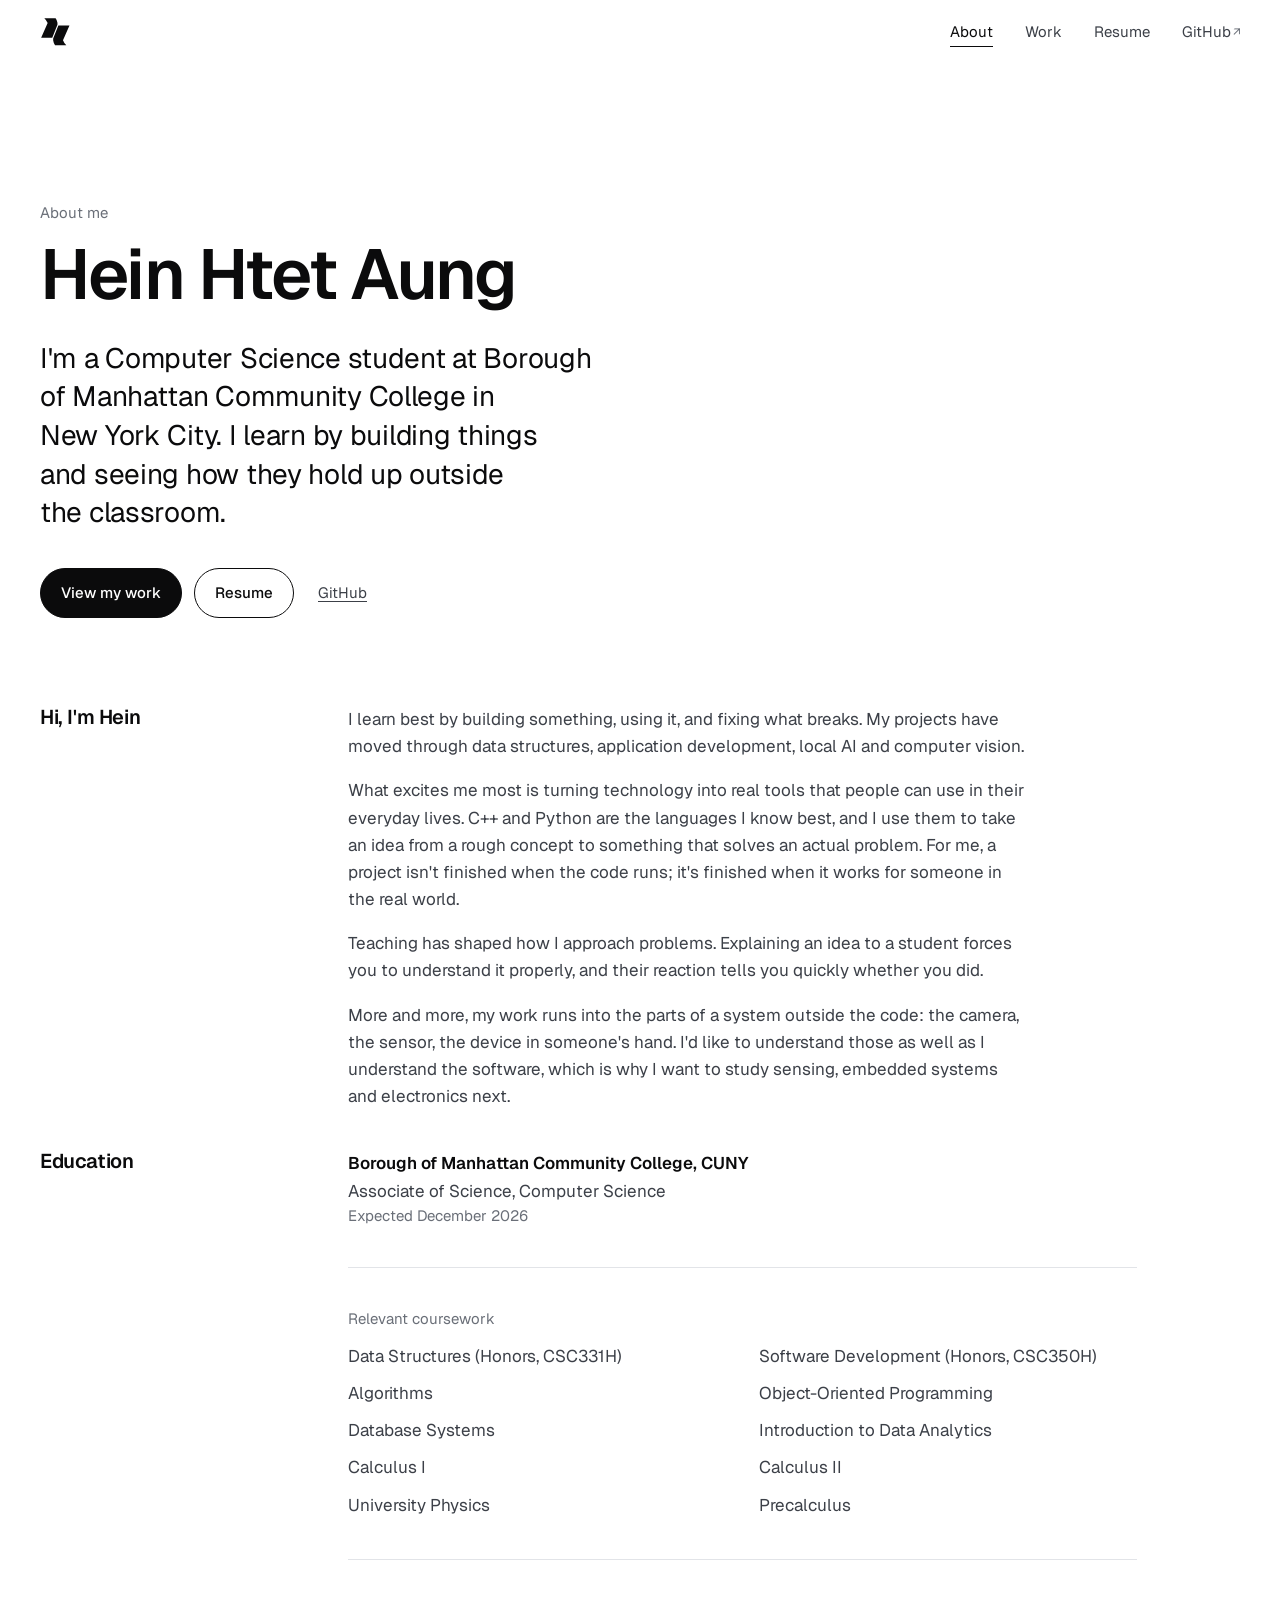
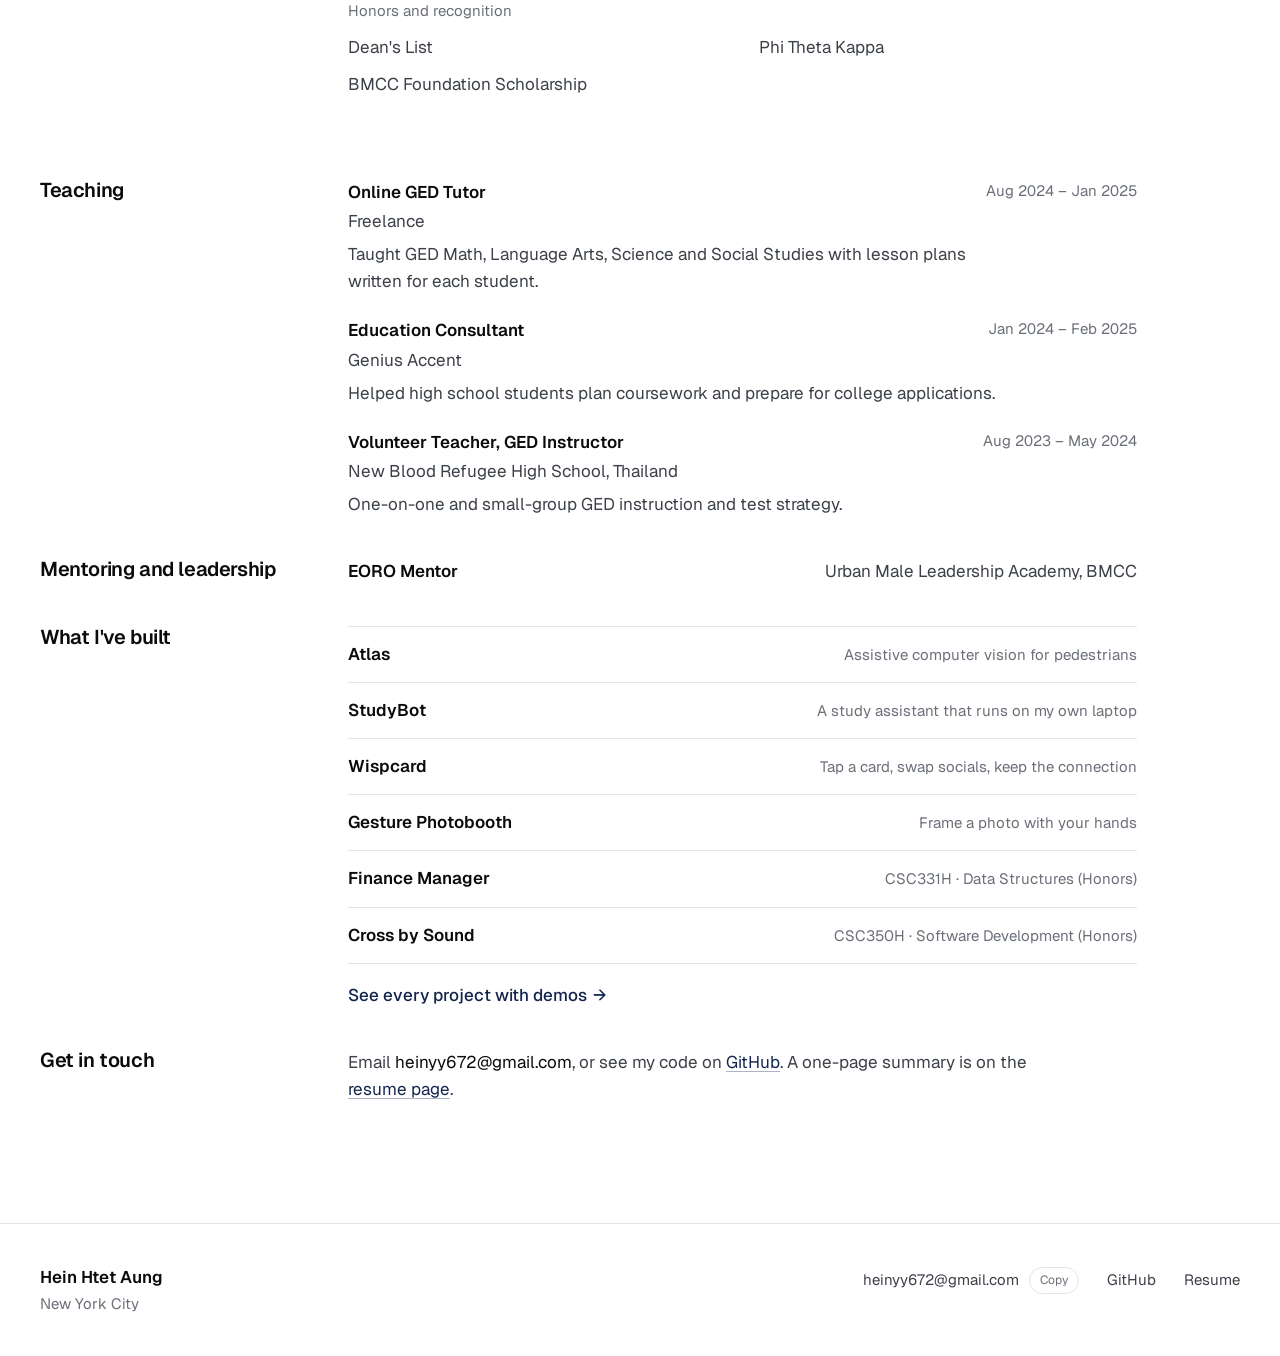
<file: index.html>
<!doctype html>
<html lang="en">
<head>
<meta charset="utf-8">
<meta name="viewport" content="width=device-width, initial-scale=1, viewport-fit=cover">
<title>Hein Htet Aung</title>
<meta name="description" content="Hein Htet Aung is a Computer Science student at Borough of Manhattan Community College in New York. Projects in computer vision, local AI, web applications and interactive software.">
<meta name="author" content="Hein Htet Aung">
<meta property="og:type" content="profile">
<link rel="canonical" href="https://hei-n.github.io/">
<meta property="og:url" content="https://hei-n.github.io/">
<meta property="og:title" content="Hein Htet Aung">
<meta property="og:description" content="Computer Science student at BMCC. Atlas, StudyBot, Wispcard, Gesture Photobooth and other projects.">
<meta name="twitter:card" content="summary">
<meta name="theme-color" content="#ffffff">
<link rel="icon" type="image/svg+xml" href="data:image/svg+xml,%3Csvg xmlns=%27http://www.w3.org/2000/svg%27 viewBox=%27-2 -2 104 102%27%3E%3Cg fill=%27%2314264d%27%3E%3Cpath d=%27M13 2 L52 2 Q57 8 58.5 18 L58.5 25 L40.5 70 L2 70 L24.5 19 Q21 9 13 2 Z%27/%3E%3Cpath d=%27M13 2 L52 2 Q57 8 58.5 18 L58.5 25 L40.5 70 L2 70 L24.5 19 Q21 9 13 2 Z%27 transform=%27rotate(180 51.1 48.9)%27/%3E%3C/g%3E%3C/svg%3E">
<link rel="preconnect" href="https://fonts.googleapis.com">
<link rel="preconnect" href="https://fonts.gstatic.com" crossorigin>
<link rel="stylesheet" href="https://fonts.googleapis.com/css2?family=Geist:wght@400;500;600;700&family=Geist+Mono:wght@400;500&display=swap">
  <script type="module" crossorigin src="./assets/index-EyWFuBbT.js"></script>
  <link rel="stylesheet" crossorigin href="./assets/index-BXBgKIV3.css">
</head>
<body>
<div id="root"></div>
</body>
</html>
</file>
<file: assets/index-BXBgKIV3.css>
:root{--white: #ffffff;--paper: #f4f5f7;--ink: #0b0b0c;--ink-2: #3c4048;--ink-3: #6a6f78;--rule: #e2e4e8;--navy: #14264d;--navy-2: #233f7a;--navy-tint: #e8ecf4;--on-dark: #f2f3f5;--on-dark-2: #a4a9b2;--rule-dark: #2a2c31;--f-sans: "Geist", ui-sans-serif, -apple-system, "Segoe UI", Roboto, sans-serif;--f-mono: "Geist Mono", ui-monospace, "SF Mono", Menlo, monospace;--t-xs: .8125rem;--t-sm: .9375rem;--t-md: 1.0625rem;--t-lg: 1.25rem;--t-xl: clamp(1.4rem, 1.1rem + 1vw, 1.75rem);--t-2xl: clamp(1.9rem, 1.4rem + 2vw, 2.6rem);--t-3xl: clamp(2.5rem, 1.6rem + 4vw, 4.4rem);--measure: 1200px;--gutter: max(20px, env(safe-area-inset-left, 0px));--gutter-r: max(20px, env(safe-area-inset-right, 0px));--ease: cubic-bezier(.22, 1, .36, 1);color-scheme:light}*,*:before,*:after{box-sizing:border-box}html{-webkit-text-size-adjust:100%;scroll-padding-top:72px}body{margin:0;background:var(--white);color:var(--ink);font:400 var(--t-md)/1.6 var(--f-sans);-webkit-font-smoothing:antialiased;text-rendering:optimizeLegibility}img,video,canvas{display:block;max-width:100%}figure{margin:0}h1,h2,h3,h4{margin:0;font-weight:600;letter-spacing:-.02em;line-height:1.12;text-wrap:balance}p{margin:0;text-wrap:pretty}ul,ol{margin:0;padding:0}a{color:inherit;text-decoration-thickness:1px;text-underline-offset:.2em}button{font:inherit;color:inherit}:focus-visible{outline:2px solid var(--navy-2);outline-offset:3px;border-radius:2px}::selection{background:var(--navy);color:var(--white)}.wrap{width:100%;max-width:calc(var(--measure) + 40px);margin:0 auto;padding-left:var(--gutter);padding-right:var(--gutter-r)}.grid{display:grid;grid-template-columns:repeat(12,minmax(0,1fr));column-gap:clamp(16px,2.5vw,32px)}.skip{position:absolute;left:12px;top:-48px;z-index:100;background:var(--ink);color:var(--white);padding:10px 14px;border-radius:4px;text-decoration:none}.skip:focus{top:12px}:root{--lh-body: 1.6}.lead{font-size:var(--t-lg);line-height:1.45;color:var(--ink-2)}.label{font-size:var(--t-sm);line-height:1.5;color:var(--ink-3)}.meta{font-size:var(--t-xs);line-height:1.5;color:var(--ink-3)}.prose{max-width:62ch;color:var(--ink-2);font-size:var(--t-md);line-height:var(--lh-body)}.prose p+p{margin-top:1em}.prose strong{color:var(--ink);font-weight:600}.bullets{list-style:none;display:grid;gap:10px}.bullets li{padding-left:18px;position:relative;color:var(--ink-2);font-size:var(--t-md);line-height:var(--lh-body)}.bullets li:before{content:"";position:absolute;left:0;top:.72em;width:8px;height:1px;background:var(--ink-3)}.btn{display:inline-flex;align-items:center;gap:8px;padding:12px 20px;border-radius:999px;text-decoration:none;font-weight:500;font-size:var(--t-sm);border:1px solid var(--ink);transition:background .2s var(--ease),color .2s var(--ease),border-color .2s var(--ease);cursor:pointer;background:none}.btn-solid{background:var(--ink);color:var(--white)}.btn-solid:hover{background:var(--navy);border-color:var(--navy)}.btn-line:hover{border-color:var(--navy);color:var(--navy)}.link{color:var(--navy);text-decoration:underline;text-decoration-color:color-mix(in srgb,var(--navy) 35%,transparent)}.link:hover{text-decoration-color:var(--navy)}.arrow-link{display:inline-flex;gap:6px;align-items:baseline;font-weight:500;text-decoration:none;color:var(--navy)}.arrow-link span{transition:transform .2s var(--ease)}.arrow-link:hover span{transform:translate(3px)}.shot{border-radius:10px;overflow:hidden;background:var(--paper);box-shadow:0 1px 2px #0b0b0c0f,0 12px 40px -16px #0b0b0c38}.shot img{width:100%;height:auto}figcaption{font-size:var(--t-xs);color:var(--ink-3);margin-top:10px;line-height:1.5}.note-tag{display:inline-block;font-size:.75rem;font-weight:500;color:var(--navy);background:var(--navy-tint);padding:3px 9px;border-radius:999px}@media (prefers-reduced-motion: no-preference){.reveal{animation:lift .7s var(--ease) both;animation-timeline:view();animation-range:entry 0% entry 35%}@keyframes lift{0%{opacity:.4;transform:translateY(14px)}to{opacity:1;transform:none}}}.pp-back,.site-footer__links a,.hero__links a{display:inline-block;padding-block:4px}.site-header{position:sticky;top:0;z-index:50;background:color-mix(in srgb,var(--white) 92%,transparent);backdrop-filter:saturate(1.4) blur(10px);-webkit-backdrop-filter:saturate(1.4) blur(10px);border-bottom:1px solid transparent;padding-top:env(safe-area-inset-top,0px)}.site-header__in{display:flex;align-items:center;justify-content:space-between;gap:16px;height:64px}.site-header__name{display:inline-flex;align-items:center;color:var(--ink);text-decoration:none;padding:4px 0;transition:color .2s}.site-header__name:hover{color:var(--navy)}.site-nav{list-style:none;display:flex;gap:clamp(14px,3vw,32px);font-size:var(--t-sm)}.site-nav a{text-decoration:none;color:var(--ink-2);position:relative;padding-block:6px}.site-nav a:hover{color:var(--navy)}.site-nav a[aria-current=page]{color:var(--ink)}.site-nav a[aria-current=page]:after{content:"";position:absolute;left:0;right:0;bottom:0;height:1px;background:var(--ink)}.ext{font-size:.8em;margin-left:2px;color:var(--ink-3)}@media (max-width: 480px){.site-header__in{height:56px}.site-header__name svg{width:26px;height:26px}.site-nav{gap:14px;font-size:.875rem}.site-nav .ext{display:none}}.site-footer{border-top:1px solid var(--rule);padding-block:40px calc(40px + env(safe-area-inset-bottom,0px));margin-top:clamp(64px,10vw,120px)}.site-footer__in{display:flex;justify-content:space-between;gap:24px 48px;flex-wrap:wrap;align-items:flex-start}.site-footer__name{font-weight:600}.site-footer__city{color:var(--ink-3);font-size:var(--t-sm)}.site-footer__links{list-style:none;display:flex;flex-wrap:wrap;gap:12px 28px;font-size:var(--t-sm);align-items:center}.site-footer__links a{text-decoration:none;color:var(--ink-2)}.site-footer__links a:hover{color:var(--navy)}.site-footer__links li:first-child{display:flex;gap:10px;align-items:center}.site-footer__email{user-select:all;color:var(--ink-2)}.site-footer__copy{border:1px solid var(--rule);background:none;border-radius:999px;padding:3px 10px;font-size:.75rem;cursor:pointer;color:var(--ink-3)}.site-footer__copy:hover{border-color:var(--navy);color:var(--navy)}.hero{padding-block:clamp(56px,11vw,136px) clamp(48px,7vw,88px)}.hero__kicker{color:var(--ink-3);font-size:var(--t-sm)}.hero__name{font-size:var(--t-3xl);font-weight:600;letter-spacing:-.035em;line-height:1.02;margin-top:14px}.hero__lead{font-size:var(--t-xl);line-height:1.38;letter-spacing:-.01em;max-width:30ch;margin-top:28px;color:var(--ink)}.hero__sub{color:var(--ink-2);max-width:52ch;margin-top:18px;font-size:var(--t-md)}.hero__actions{display:flex;flex-wrap:wrap;align-items:center;gap:12px;margin-top:36px}.hero__links{display:flex;gap:20px;margin-left:12px;font-size:var(--t-sm)}.hero__links a{color:var(--ink-2)}.hero__links a:hover{color:var(--navy)}.section-label{font-size:var(--t-sm);font-weight:500;color:var(--ink-3);letter-spacing:0;padding-bottom:18px;border-bottom:1px solid var(--rule)}.band{padding-block:clamp(56px,8vw,104px)}.band+.band{border-top:1px solid var(--rule)}.band--paper{background:var(--paper);border-top:0!important}.band--paper+.band{border-top:0}.band--dark{background:var(--ink);color:var(--on-dark);border-top:0!important}.band--dark+.band{border-top:0}.feat{row-gap:32px;align-items:center}.feat__text,.feat__media{min-width:0}.feat--atlas .feat__text{grid-column:1 / span 4}.feat--atlas .feat__media{grid-column:6 / span 7}.feat--sb .feat__media{grid-column:1 / span 7}.feat--sb .feat__text{grid-column:9 / span 4}.feat--wc .feat__text{grid-column:1 / span 4;align-self:start}.feat--wc .feat__media{grid-column:6 / span 7}.feat--pb{display:grid;gap:36px}.feat__text--wide .ph{display:grid;grid-template-columns:minmax(0,1fr) minmax(0,1.3fr);column-gap:clamp(24px,5vw,72px);align-items:end}.feat__text--wide .ph__n,.feat__text--wide .ph__t,.feat__text--wide .ph__tag{grid-column:1}.feat__text--wide .ph__sum,.feat__text--wide .ph__stack,.feat__text--wide .arrow-link{grid-column:2}.feat__text--wide .ph__sum{grid-row:1 / span 2;align-self:end}.feat--fm .feat__text{grid-column:1 / span 4}.feat--fm .feat__media{grid-column:6 / span 7;margin:0}@media (min-width: 1100px){.fm-shot{margin-right:calc((100vw - var(--measure)) / -2 + 20px)!important}}.ph__n{font-size:var(--t-sm);color:var(--ink-3);font-variant-numeric:tabular-nums}.ph__t{font-size:var(--t-xl);margin-top:8px}.ph__tag{font-size:var(--t-lg);color:var(--ink-2);margin-top:6px;line-height:1.45}.ph__sum{color:var(--ink-2);font-size:var(--t-md);line-height:var(--lh-body);margin-top:18px;max-width:46ch}.ph__stack{font-size:var(--t-sm);color:var(--ink-3);margin-top:14px}.ph .arrow-link{margin-top:20px}.band--dark .ph__tag,.band--dark .ph__sum{color:var(--on-dark-2)}.band--dark .ph__n,.band--dark .ph__stack{color:#8e949d}.band--dark .arrow-link{color:var(--white)}.today{margin:28px 0 0;display:grid;gap:0;border-top:1px solid var(--rule-dark)}.today div{display:grid;grid-template-columns:76px minmax(0,1fr);gap:12px;padding-block:12px;border-bottom:1px solid var(--rule-dark);font-size:var(--t-md)}.today dt{color:#7c828c;font-size:var(--t-sm);padding-top:2px}.today dd{margin:0;color:var(--on-dark)}.crops{margin:0;min-width:0}.crops__row{list-style:none;display:flex;gap:12px;overflow-x:auto;padding-bottom:6px;scrollbar-width:thin}.crops__row li{height:var(--h);flex:none;position:relative}.crops__row img{height:100%;width:100%;object-fit:cover;border-radius:6px}.crops__row span{position:absolute;left:8px;bottom:8px;font:400 .68rem/1 var(--f-mono);color:#fff;background:#0b0b0c8c;padding:3px 6px;border-radius:3px}.home-more{padding-block:40px 0}.home-about{padding-top:clamp(72px,10vw,120px);row-gap:16px}.home-about__h{grid-column:1 / span 3;font-size:var(--t-lg);font-weight:600}.home-about__body{grid-column:4 / span 7}.home-about__body .arrow-link{margin-top:20px}.home-edu{padding-top:56px;row-gap:12px}.home-edu__body{grid-column:4 / span 7;padding-top:18px;border-top:1px solid var(--rule)}.home-edu__school{font-weight:600;font-size:var(--t-md)}.home-edu__deg{color:var(--ink-2);font-size:var(--t-md)}.home-edu__honors{color:var(--ink-3);font-size:var(--t-sm);margin-top:6px}.page-head{padding-block:clamp(48px,8vw,96px) clamp(28px,4vw,48px)}.page-head h1{font-size:var(--t-3xl);letter-spacing:-.035em}.page-head p{margin-top:18px;max-width:56ch;color:var(--ink-2);font-size:var(--t-lg);line-height:1.45}.work-list{list-style:none;border-top:1px solid var(--ink)}.work-row{border-bottom:1px solid var(--rule)}.work-row a{display:grid;grid-template-columns:48px minmax(0,1.1fr) minmax(0,1.4fr) 200px;gap:24px;padding-block:28px;text-decoration:none;align-items:start}.work-row__n{font-size:var(--t-sm);color:var(--ink-3);padding-top:6px}.work-row__t{font-size:var(--t-xl);font-weight:600;letter-spacing:-.02em;transition:color .2s}.work-row__tag{color:var(--ink-3);font-size:var(--t-sm);margin-top:4px}.work-row__sum{color:var(--ink-2);font-size:var(--t-md);line-height:var(--lh-body)}.work-row__img{aspect-ratio:16 / 10;border-radius:6px;overflow:hidden;background:var(--paper)}.work-row__img img{width:100%;height:100%;object-fit:cover;transition:transform .5s var(--ease)}.work-row a:hover .work-row__t{color:var(--navy)}.work-row__cta{color:var(--navy);font-weight:500;font-size:var(--t-sm);padding-top:6px;text-decoration:underline;text-decoration-color:color-mix(in srgb,var(--navy) 30%,transparent);text-underline-offset:4px}.work-row__cta span{display:inline-block;transition:transform .2s var(--ease)}.work-row a:hover .work-row__cta{text-decoration-color:var(--navy)}.work-row a:hover .work-row__cta span{transform:translate(3px)}.work-row__ph{width:100%;height:100%;display:grid;place-items:center;font-size:var(--t-xs);color:var(--ink-3)}.work-row__ph--dark{background:var(--ink);color:var(--on-dark-2)}.work-row__ph--navy{background:var(--navy);color:#fff;font-weight:500}.archive{padding-top:clamp(64px,9vw,112px)}.archive h2{font-size:var(--t-2xl)}.archive>p{color:var(--ink-2);font-size:var(--t-md);margin-top:8px}.archive-table{width:100%;border-collapse:collapse;margin-top:20px;font-size:var(--t-sm)}.archive-table th{text-align:left;font-weight:500;color:var(--ink-3);padding:10px 16px 10px 0;border-bottom:1px solid var(--ink)}.archive-table td{padding:14px 16px 14px 0;border-bottom:1px solid var(--rule);vertical-align:top;color:var(--ink-2)}.archive-table td:first-child{color:var(--ink);font-weight:500}.about-grid{row-gap:40px}.about-side{grid-column:1 / span 3;font-size:var(--t-lg);font-weight:600}.about-main{grid-column:4 / span 8;min-width:0}.about-sec{padding-block:40px;border-top:1px solid var(--rule)}.cw-list{list-style:none;display:grid;grid-template-columns:repeat(2,minmax(0,1fr));gap:10px 32px;color:var(--ink-2);font-size:var(--t-md)}.roles{list-style:none;display:grid;gap:22px}.roles li{display:grid;grid-template-columns:minmax(0,1fr) auto;gap:2px 24px}.roles__t{font-weight:600;font-size:var(--t-md)}.roles__org{color:var(--ink-2);font-size:var(--t-md)}.roles__when{color:var(--ink-3);font-size:var(--t-sm);font-variant-numeric:tabular-nums;grid-column:2;grid-row:1;text-align:right}.roles__note{grid-column:1 / -1;color:var(--ink-2);font-size:var(--t-md);line-height:var(--lh-body);max-width:60ch;margin-top:4px}.cv{max-width:860px}.cv-sec{display:grid;grid-template-columns:180px minmax(0,1fr);gap:8px 32px;padding-block:28px;border-top:1px solid var(--rule)}.cv-sec:first-child{border-top:1px solid var(--ink)}.cv-sec>h2{font-size:var(--t-md);font-weight:600;padding-top:1px}.cv-sec ul{list-style:none;display:grid;gap:16px}.cv-item{display:grid;grid-template-columns:minmax(0,1fr) auto;gap:2px 16px}.cv-item b{font-weight:600;color:var(--ink)}.cv-item a,.cv-item .cv-k{color:var(--ink)}.cv-item .cv-stack{color:var(--ink-3)}.cv-item .when{color:var(--ink-3);font-size:var(--t-sm);white-space:nowrap}.cv-item p{grid-column:1 / -1;color:var(--ink-2);font-size:var(--t-md);line-height:var(--lh-body)}@media (max-width: 900px){.feat--atlas .feat__text,.feat--atlas .feat__media,.feat--sb .feat__media,.feat--sb .feat__text,.feat--wc .feat__text,.feat--wc .feat__media,.feat--fm .feat__text,.feat--fm .feat__media{grid-column:1 / -1}.feat--sb .feat__text{order:-1}.feat__text--wide .ph{grid-template-columns:minmax(0,1fr)}.feat__text--wide .ph>*{grid-column:1!important;grid-row:auto!important}.home-about__h,.home-about__body,.home-edu__body,.about-side,.about-main{grid-column:1 / -1}.work-row a{grid-template-columns:32px minmax(0,1fr)}.work-row__sum,.work-row__cta{grid-column:2}}@media (max-width: 600px){.hero__links{margin-left:0;width:100%}.cv-sec,.cw-list,.roles li{grid-template-columns:minmax(0,1fr)}.roles__when{grid-column:1;grid-row:auto;text-align:left}.archive-table th:nth-child(2),.archive-table td:nth-child(2){display:none}}.cls-head{display:flex;flex-wrap:wrap;justify-content:space-between;align-items:baseline;gap:8px 24px;padding-bottom:20px;border-bottom:1px solid var(--ink)}.cls-head__h{font-size:var(--t-2xl)}.cls-head__p{color:var(--ink-2);font-size:var(--t-md)}.cls-grid{display:grid;grid-template-columns:repeat(2,minmax(0,1fr));gap:clamp(28px,4vw,56px);margin-top:32px}.cls{display:flex;flex-direction:column;gap:6px;text-decoration:none;min-width:0}.cls__img{display:block;aspect-ratio:16 / 10;margin-bottom:14px}.cls__img img{width:100%;height:100%;object-fit:cover;object-position:top left;transition:transform .5s var(--ease)}.cls:hover .cls__img img{transform:scale(1.02)}.cls__course{font-size:var(--t-sm);color:var(--navy);font-weight:500}.cls__t{font-size:var(--t-xl);font-weight:600;letter-spacing:-.02em;line-height:1.12}.cls__tag{color:var(--ink-2);font-size:var(--t-lg);line-height:1.45}.cls__sum{color:var(--ink-2);font-size:var(--t-md);line-height:var(--lh-body);margin-top:12px;max-width:52ch}.cls .arrow-link{margin-top:12px}@media (max-width: 760px){.cls-grid{grid-template-columns:minmax(0,1fr)}}.about-sec__label{margin-bottom:12px}.about-sec__school{font-weight:600;font-size:var(--t-md)}.about-sec__degree{color:var(--ink-2);font-size:var(--t-md)}.about-sec--first{border-top:0;padding-top:0}.select-all{user-select:all}.ink{color:var(--ink)}.home-sec-head{padding-bottom:clamp(40px,6vw,64px)}.work-row--code a{grid-template-columns:88px minmax(0,1.1fr) minmax(0,1.4fr) 200px}@media (max-width: 900px){.work-row--code a{grid-template-columns:76px minmax(0,1fr)}}.about-work{list-style:none;border-top:1px solid var(--rule)}.about-work li{border-bottom:1px solid var(--rule)}.about-work a{display:flex;flex-wrap:wrap;justify-content:space-between;align-items:baseline;gap:4px 24px;padding-block:14px;text-decoration:none}.about-work__t{font-size:var(--t-md);font-weight:600;transition:color .2s}.about-work__tag{font-size:var(--t-sm);color:var(--ink-3)}.about-work a:hover .about-work__t{color:var(--navy)}.about-work__all{margin-top:18px}@media (max-width: 600px){.cv-item{grid-template-columns:minmax(0,1fr)}.cv-item .when{white-space:normal}}
</file>
